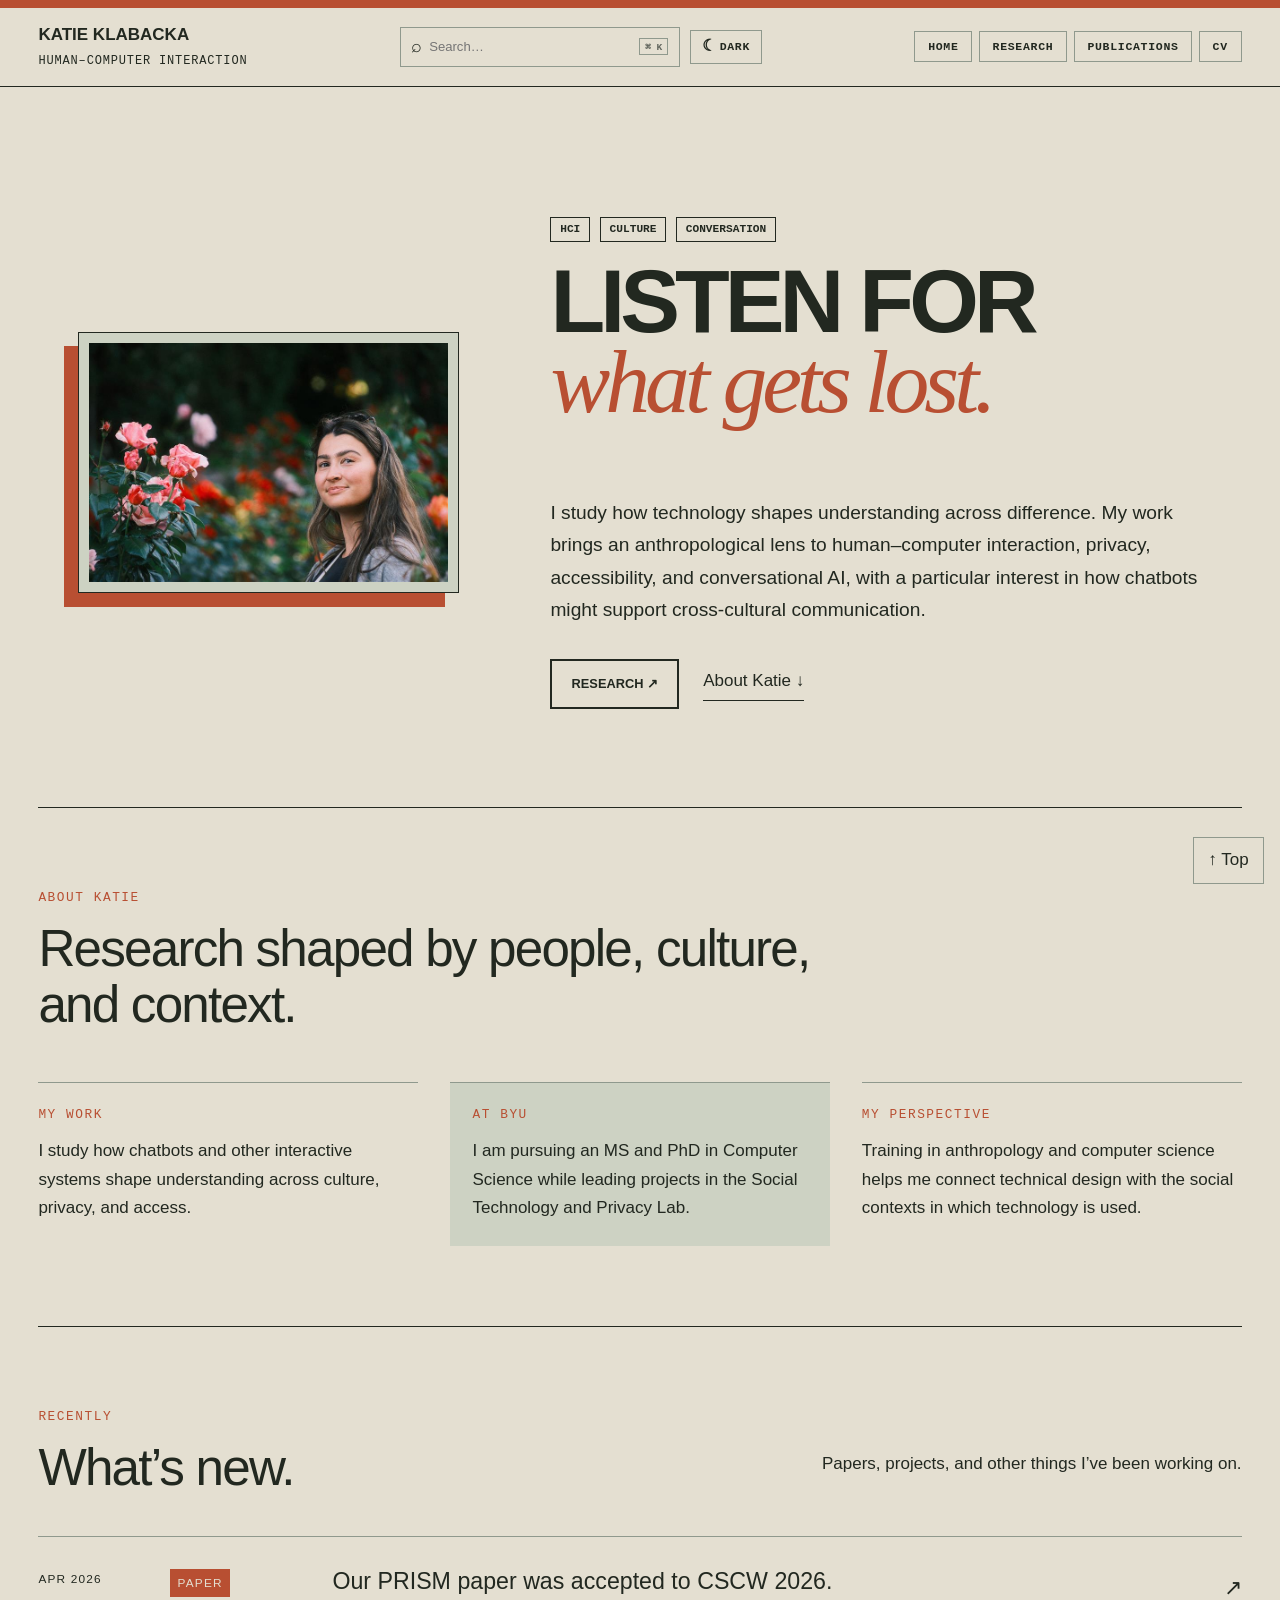
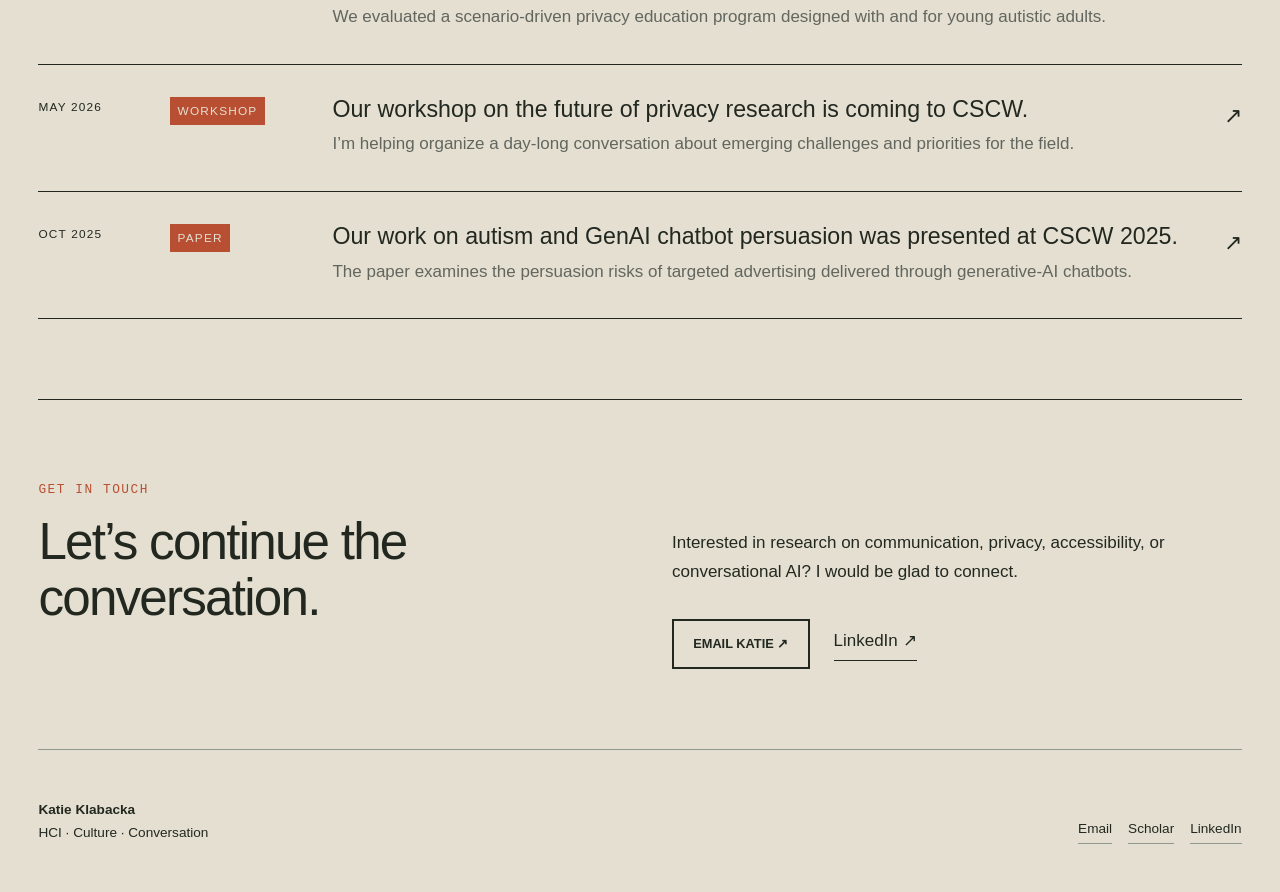
<file: index.html>
<!doctype html>
<html lang="en"><head><meta charset="utf-8"><meta name="viewport" content="width=device-width,initial-scale=1"><meta name="description" content="Katie Klabacka — HCI, chatbots, and cross-cultural communication."><title>Home — Katie Klabacka</title><link rel="icon" href="favicon.svg" type="image/svg+xml"><link rel="stylesheet" href="styles.css"><script src="script.js" defer></script></head>
<body><a class="skip" href="#main">Skip to content</a><div class="progress" aria-hidden="true"></div><header><a class="brand" href="index.html">Katie Klabacka<small>Human–Computer Interaction</small></a><div class="header-tools"><div class="header-search"><label class="sr-only" for="site-search">Search this website</label><div class="search-field"><span aria-hidden="true">⌕</span><input id="site-search" type="search" placeholder="Search…" autocomplete="off"><kbd>⌘ K</kbd></div><div class="site-search-results" id="site-search-results" aria-live="polite"></div></div><button class="theme-toggle" type="button" aria-label="Switch to dark mode" title="Switch color mode"><span class="theme-icon" aria-hidden="true">☾</span><span class="theme-label">Dark</span></button><button class="menu" aria-expanded="false" aria-controls="navigation">Menu</button></div><nav id="navigation" aria-label="Main navigation"><a href="index.html" aria-current="page">Home</a><a href="research.html">Research</a><a href="publications.html">Publications</a><a href="cv.html">CV</a></nav></header><main id="main"><section class="hero signal-hero"><figure class="signal-photo"><div class="hero-photo"><img src="images/kaitlyn-klabacka.jpg" alt="Katie Klabacka standing in a rose garden"></div></figure><div class="signal-copy"><div class="signal-kicker"><span>HCI</span><span>CULTURE</span><span>CONVERSATION</span></div><h1>Listen for<br><em>what gets lost.</em></h1><p class="lead">I study how technology shapes understanding across difference. My work brings an anthropological lens to human–computer interaction, privacy, accessibility, and conversational AI, with a particular interest in how chatbots might support cross-cultural communication.</p><div class="actions"><a class="button" href="research.html">Research ↗</a><a class="text-link" href="#profile">About Katie ↓</a></div></div></section><section class="section profile-overview reveal" id="profile"><p class="eyebrow">About Katie</p><h2>Research shaped by people, culture, and context.</h2><div class="profile-grid"><article class="profile-point"><p class="meta">My work</p><p>I study how chatbots and other interactive systems shape understanding across culture, privacy, and access.</p></article><article class="profile-point"><p class="meta">At BYU</p><p>I am pursuing an MS and PhD in Computer Science while leading projects in the Social Technology and Privacy Lab.</p></article><article class="profile-point"><p class="meta">My perspective</p><p>Training in anthropology and computer science helps me connect technical design with the social contexts in which technology is used.</p></article></div></section><section class="section news"><div class="news-head"><div><p class="eyebrow">Recently</p><h2>What’s new.</h2></div><p>Papers, projects, and other things I’ve been working on.</p></div><div class="news-list"><a class="news-item reveal" href="https://arxiv.org/abs/2604.07531" target="_blank" rel="noopener"><time datetime="2026-04">Apr 2026</time><span class="news-type">Paper</span><div><h3>Our PRISM paper was accepted to CSCW 2026.</h3><p>We evaluated a scenario-driven privacy education program designed with and for young autistic adults.</p></div><span class="news-arrow" aria-hidden="true">↗</span></a><a class="news-item reveal" href="https://cscw2026.hciprivacy.com" target="_blank" rel="noopener"><time datetime="2026-05">May 2026</time><span class="news-type">Workshop</span><div><h3>Our workshop on the future of privacy research is coming to CSCW.</h3><p>I’m helping organize a day-long conversation about emerging challenges and priorities for the field.</p></div><span class="news-arrow" aria-hidden="true">↗</span></a><a class="news-item reveal" href="https://doi.org/10.1145/3757645" target="_blank" rel="noopener"><time datetime="2025-10">Oct 2025</time><span class="news-type">Paper</span><div><h3>Our work on autism and GenAI chatbot persuasion was presented at CSCW 2025.</h3><p>The paper examines the persuasion risks of targeted advertising delivered through generative-AI chatbots.</p></div><span class="news-arrow" aria-hidden="true">↗</span></a></div></section><section class="section contact-cta reveal" id="contact"><div><p class="eyebrow">Get in touch</p><h2>Let’s continue the conversation.</h2></div><div><p>Interested in research on communication, privacy, accessibility, or conversational AI? I would be glad to connect.</p><div class="actions"><a class="button" href="mailto:curtisk1@byu.edu">Email Katie ↗</a><a class="text-link" href="https://www.linkedin.com/in/kaitlyn-klabacka-7b0865310/" target="_blank" rel="noopener">LinkedIn ↗</a></div></div></section></main><footer><div><strong>Katie Klabacka</strong><p>HCI · Culture · Conversation</p></div><div class="social-links"><a href="mailto:curtisk1@byu.edu">Email</a><a href="https://scholar.google.com/citations?user=ZRK-Pd4AAAAJ&amp;hl=en&amp;oi=ao" target="_blank" rel="noopener">Scholar</a><a href="https://www.linkedin.com/in/kaitlyn-klabacka-7b0865310/" target="_blank" rel="noopener">LinkedIn</a></div></footer><a class="back-top" href="#main" aria-label="Back to top">↑ Top</a></body></html>
</file>
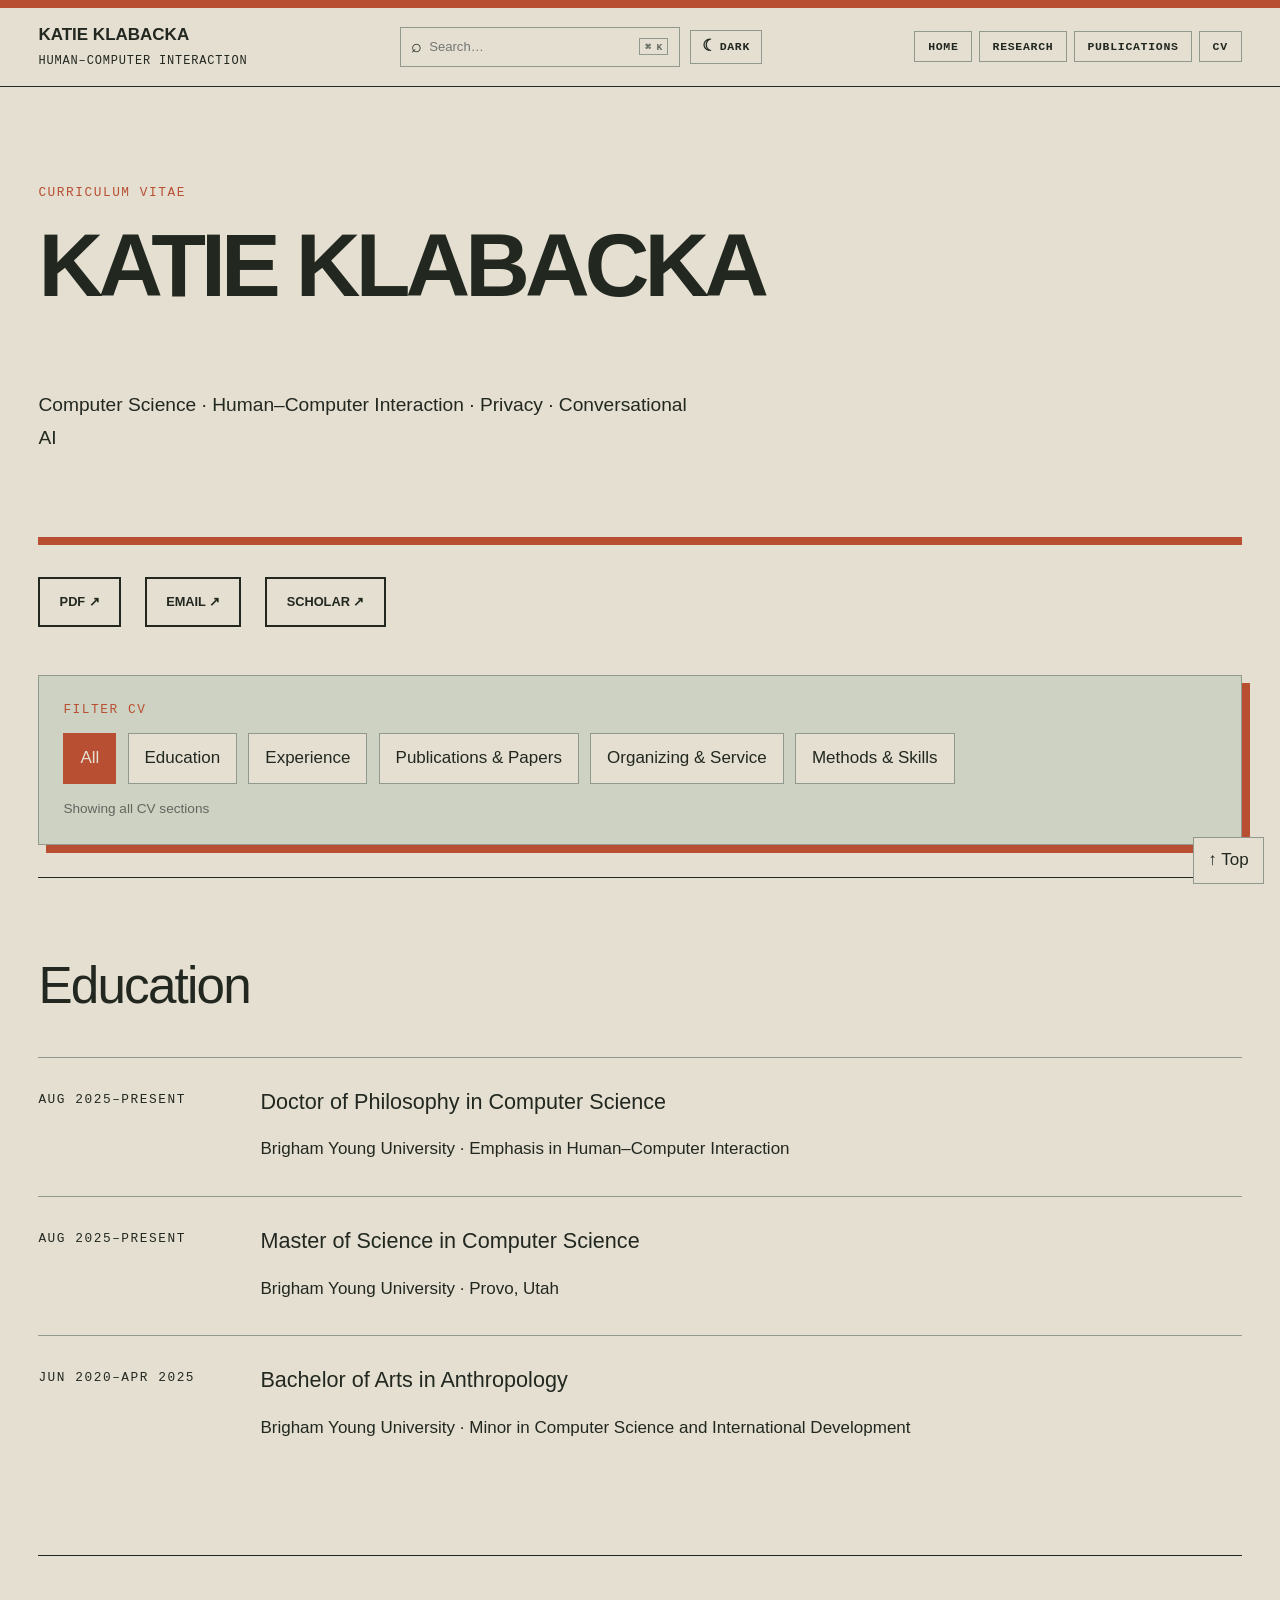
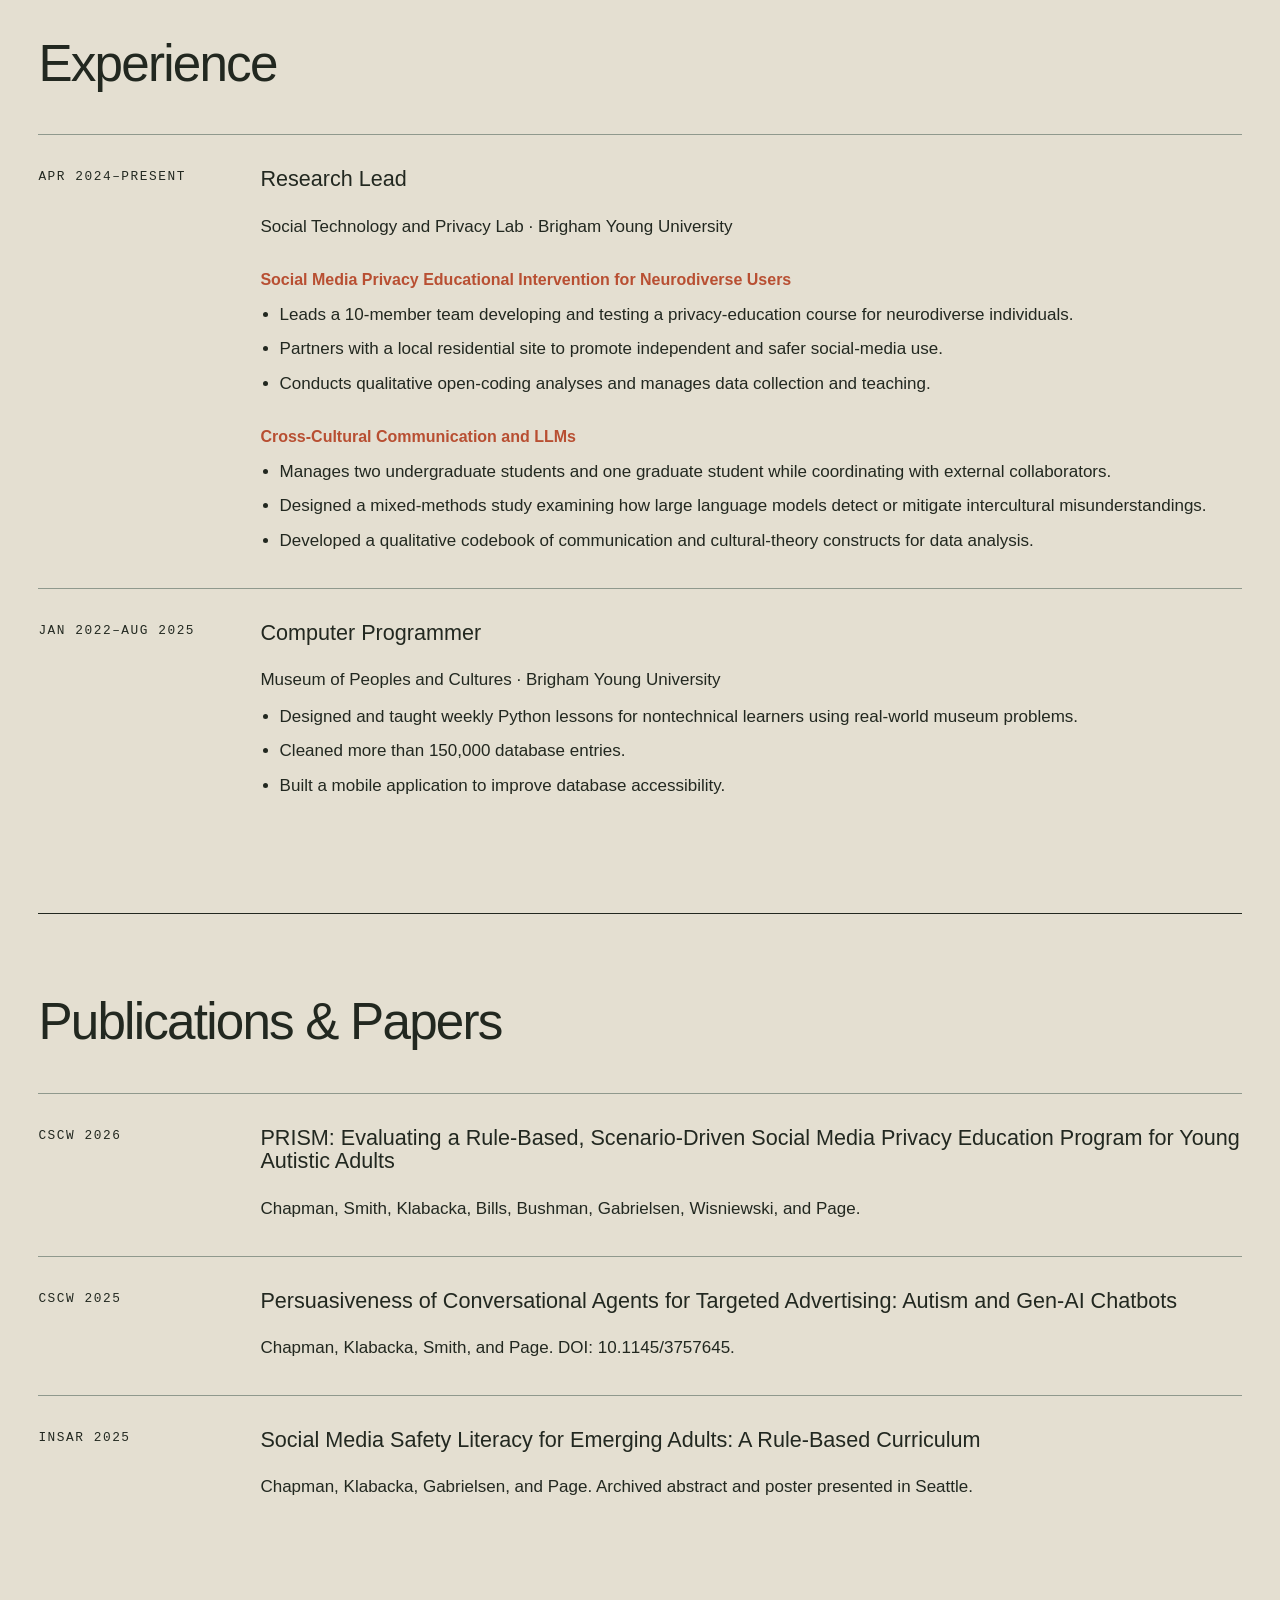
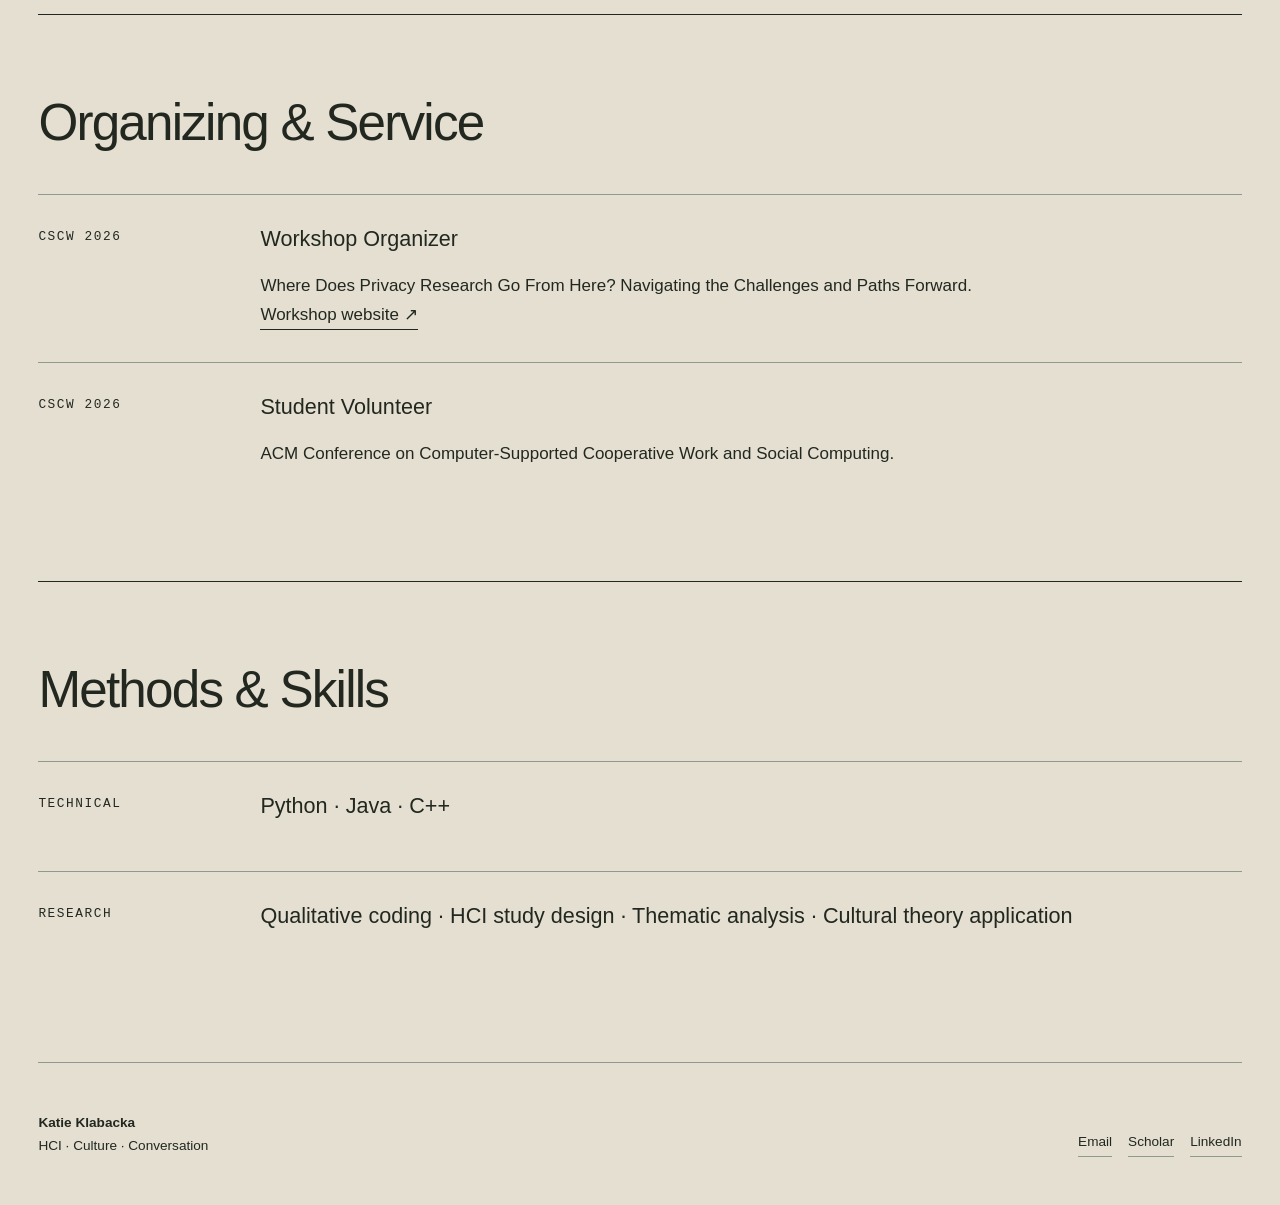
<file: cv.html>
<!doctype html>
<html lang="en"><head><meta charset="utf-8"><meta name="viewport" content="width=device-width,initial-scale=1"><meta name="description" content="Katie Klabacka — HCI, chatbots, and cross-cultural communication."><title>CV — Katie Klabacka</title><link rel="icon" href="favicon.svg" type="image/svg+xml"><link rel="stylesheet" href="styles.css"><script src="script.js" defer></script></head>
<body><a class="skip" href="#main">Skip to content</a><div class="progress" aria-hidden="true"></div><header><a class="brand" href="index.html">Katie Klabacka<small>Human–Computer Interaction</small></a><div class="header-tools"><div class="header-search"><label class="sr-only" for="site-search">Search this website</label><div class="search-field"><span aria-hidden="true">⌕</span><input id="site-search" type="search" placeholder="Search…" autocomplete="off"><kbd>⌘ K</kbd></div><div class="site-search-results" id="site-search-results" aria-live="polite"></div></div><button class="theme-toggle" type="button" aria-label="Switch to dark mode" title="Switch color mode"><span class="theme-icon" aria-hidden="true">☾</span><span class="theme-label">Dark</span></button><button class="menu" aria-expanded="false" aria-controls="navigation">Menu</button></div><nav id="navigation" aria-label="Main navigation"><a href="index.html">Home</a><a href="research.html">Research</a><a href="publications.html">Publications</a><a href="cv.html" aria-current="page">CV</a></nav></header><main id="main"><section class="page-head"><p class="eyebrow">Curriculum vitae</p><h1>Katie Klabacka</h1><p class="lead">Computer Science · Human–Computer Interaction · Privacy · Conversational AI</p></section><div class="actions cv-actions"><a class="button" href="cv.pdf" target="_blank">PDF ↗</a><a class="button" href="mailto:curtisk1@byu.edu">Email ↗</a><a class="button" href="https://scholar.google.com/citations?user=ZRK-Pd4AAAAJ&amp;hl=en&amp;oi=ao" target="_blank" rel="noopener">Scholar ↗</a></div>
<div class="cv-filter-panel"><p class="eyebrow">Filter CV</p><div class="cv-filters" role="group" aria-label="Filter CV by section"><button data-cv-filter="all" aria-pressed="true">All</button><button data-cv-filter="education" aria-pressed="false">Education</button><button data-cv-filter="experience" aria-pressed="false">Experience</button><button data-cv-filter="publications" aria-pressed="false">Publications &amp; Papers</button><button data-cv-filter="service" aria-pressed="false">Organizing &amp; Service</button><button data-cv-filter="skills" aria-pressed="false">Methods &amp; Skills</button></div><p id="cv-filter-status" class="status" role="status">Showing all CV sections</p></div>
<section class="section reveal" id="education" data-cv-section="education"><h2>Education</h2><div class="cv-row"><span class="meta">Aug 2025–Present</span><div><h3>Doctor of Philosophy in Computer Science</h3><p>Brigham Young University · Emphasis in Human–Computer Interaction</p></div></div><div class="cv-row"><span class="meta">Aug 2025–Present</span><div><h3>Master of Science in Computer Science</h3><p>Brigham Young University · Provo, Utah</p></div></div><div class="cv-row"><span class="meta">Jun 2020–Apr 2025</span><div><h3>Bachelor of Arts in Anthropology</h3><p>Brigham Young University · Minor in Computer Science and International Development</p></div></div></section>
<section class="section reveal" id="experience" data-cv-section="experience"><h2>Experience</h2><div class="cv-row"><span class="meta">Apr 2024–Present</span><div><h3>Research Lead</h3><p>Social Technology and Privacy Lab · Brigham Young University</p><h4>Social Media Privacy Educational Intervention for Neurodiverse Users</h4><ul><li>Leads a 10-member team developing and testing a privacy-education course for neurodiverse individuals.</li><li>Partners with a local residential site to promote independent and safer social-media use.</li><li>Conducts qualitative open-coding analyses and manages data collection and teaching.</li></ul><h4>Cross-Cultural Communication and LLMs</h4><ul><li>Manages two undergraduate students and one graduate student while coordinating with external collaborators.</li><li>Designed a mixed-methods study examining how large language models detect or mitigate intercultural misunderstandings.</li><li>Developed a qualitative codebook of communication and cultural-theory constructs for data analysis.</li></ul></div></div><div class="cv-row"><span class="meta">Jan 2022–Aug 2025</span><div><h3>Computer Programmer</h3><p>Museum of Peoples and Cultures · Brigham Young University</p><ul><li>Designed and taught weekly Python lessons for nontechnical learners using real-world museum problems.</li><li>Cleaned more than 150,000 database entries.</li><li>Built a mobile application to improve database accessibility.</li></ul></div></div></section>
<section class="section reveal" id="publications" data-cv-section="publications"><h2>Publications &amp; Papers</h2><div class="cv-row"><span class="meta">CSCW 2026</span><div><h3>PRISM: Evaluating a Rule-Based, Scenario-Driven Social Media Privacy Education Program for Young Autistic Adults</h3><p>Chapman, Smith, Klabacka, Bills, Bushman, Gabrielsen, Wisniewski, and Page.</p></div></div><div class="cv-row"><span class="meta">CSCW 2025</span><div><h3>Persuasiveness of Conversational Agents for Targeted Advertising: Autism and Gen-AI Chatbots</h3><p>Chapman, Klabacka, Smith, and Page. DOI: 10.1145/3757645.</p></div></div><div class="cv-row"><span class="meta">INSAR 2025</span><div><h3>Social Media Safety Literacy for Emerging Adults: A Rule-Based Curriculum</h3><p>Chapman, Klabacka, Gabrielsen, and Page. Archived abstract and poster presented in Seattle.</p></div></div></section>
<section class="section reveal" id="service" data-cv-section="service"><h2>Organizing &amp; Service</h2><div class="cv-row"><span class="meta">CSCW 2026</span><div><h3>Workshop Organizer</h3><p>Where Does Privacy Research Go From Here? Navigating the Challenges and Paths Forward.</p><p><a class="text-link" href="https://cscw2026.hciprivacy.com" target="_blank" rel="noopener">Workshop website ↗</a></p></div></div><div class="cv-row"><span class="meta">CSCW 2026</span><div><h3>Student Volunteer</h3><p>ACM Conference on Computer-Supported Cooperative Work and Social Computing.</p></div></div></section>
<section class="section reveal" id="skills" data-cv-section="skills"><h2>Methods &amp; Skills</h2><div class="cv-row"><span class="meta">Technical</span><div><h3>Python · Java · C++</h3></div></div><div class="cv-row"><span class="meta">Research</span><div><h3>Qualitative coding · HCI study design · Thematic analysis · Cultural theory application</h3></div></div></section></main><footer><div><strong>Katie Klabacka</strong><p>HCI · Culture · Conversation</p></div><div class="social-links"><a href="mailto:curtisk1@byu.edu">Email</a><a href="https://scholar.google.com/citations?user=ZRK-Pd4AAAAJ&amp;hl=en&amp;oi=ao" target="_blank" rel="noopener">Scholar</a><a href="https://www.linkedin.com/in/kaitlyn-klabacka-7b0865310/" target="_blank" rel="noopener">LinkedIn</a></div></footer><a class="back-top" href="#main" aria-label="Back to top">↑ Top</a></body></html>
</file>
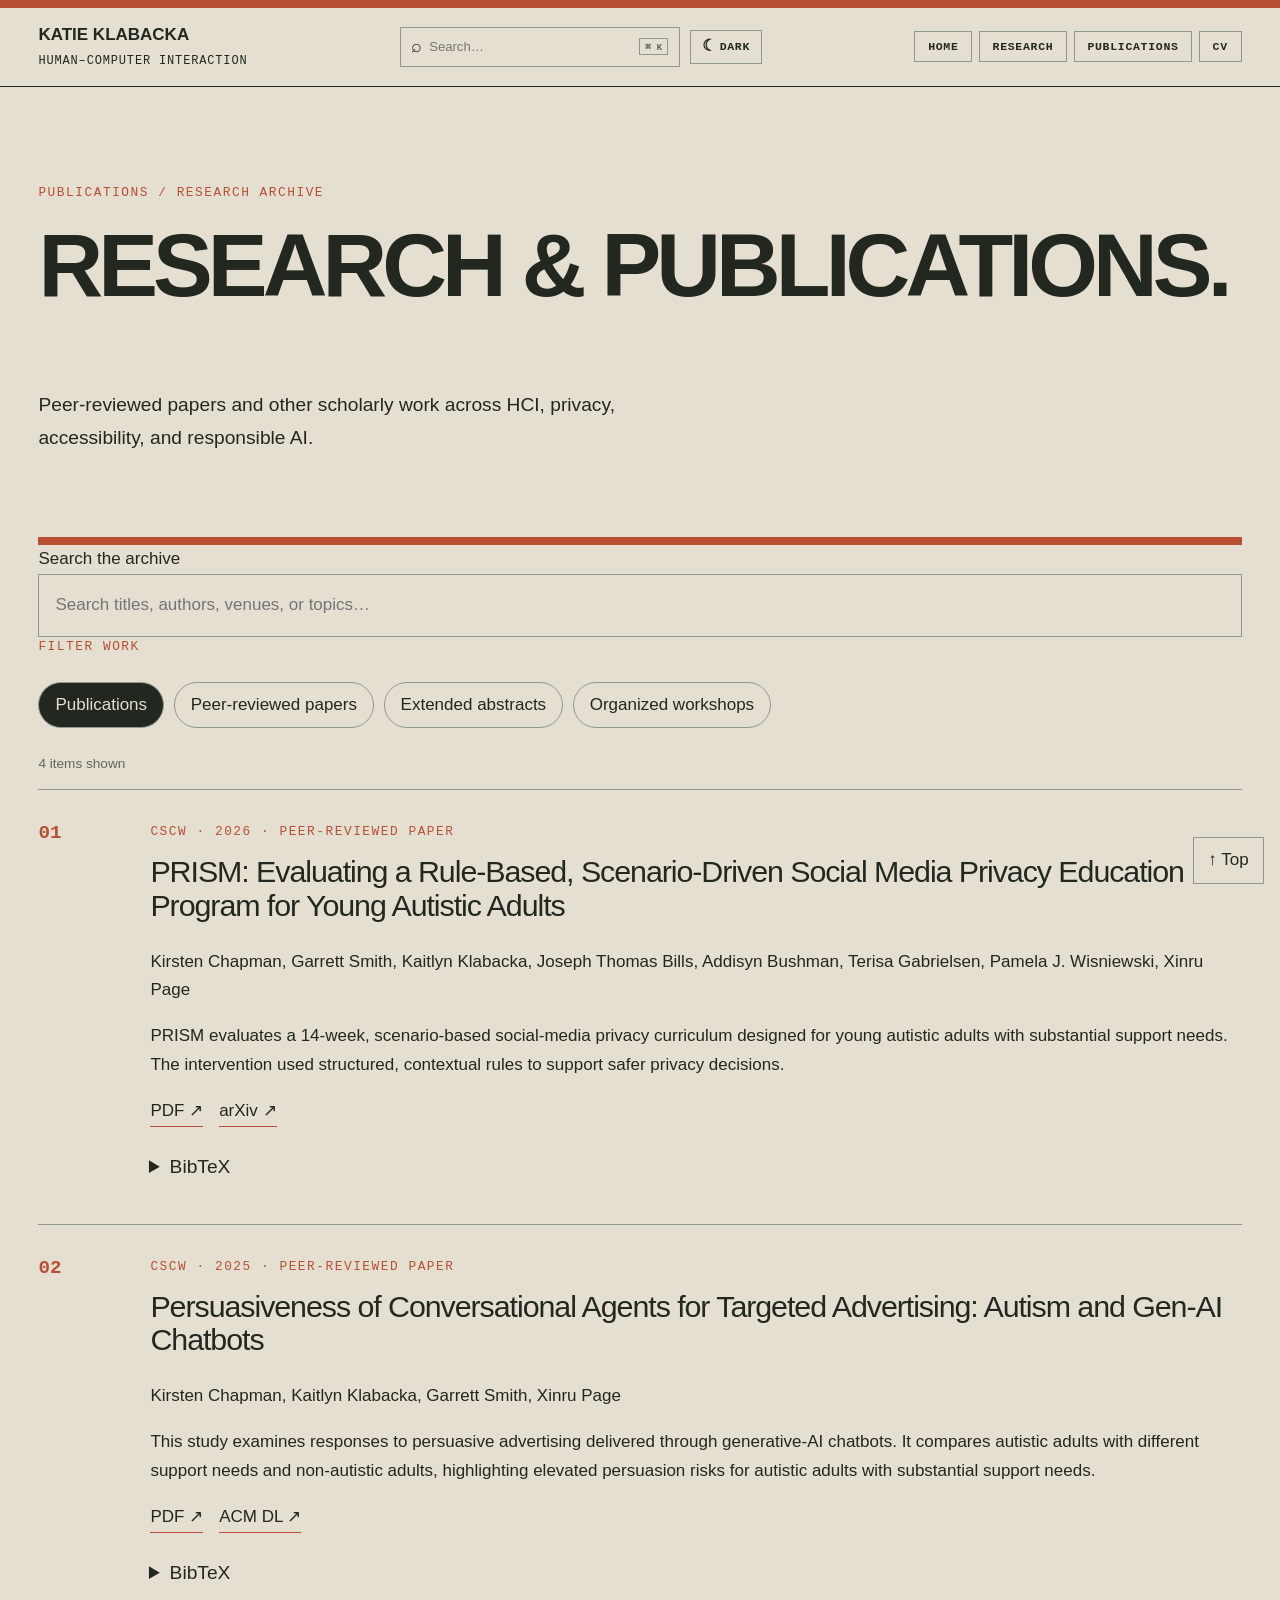
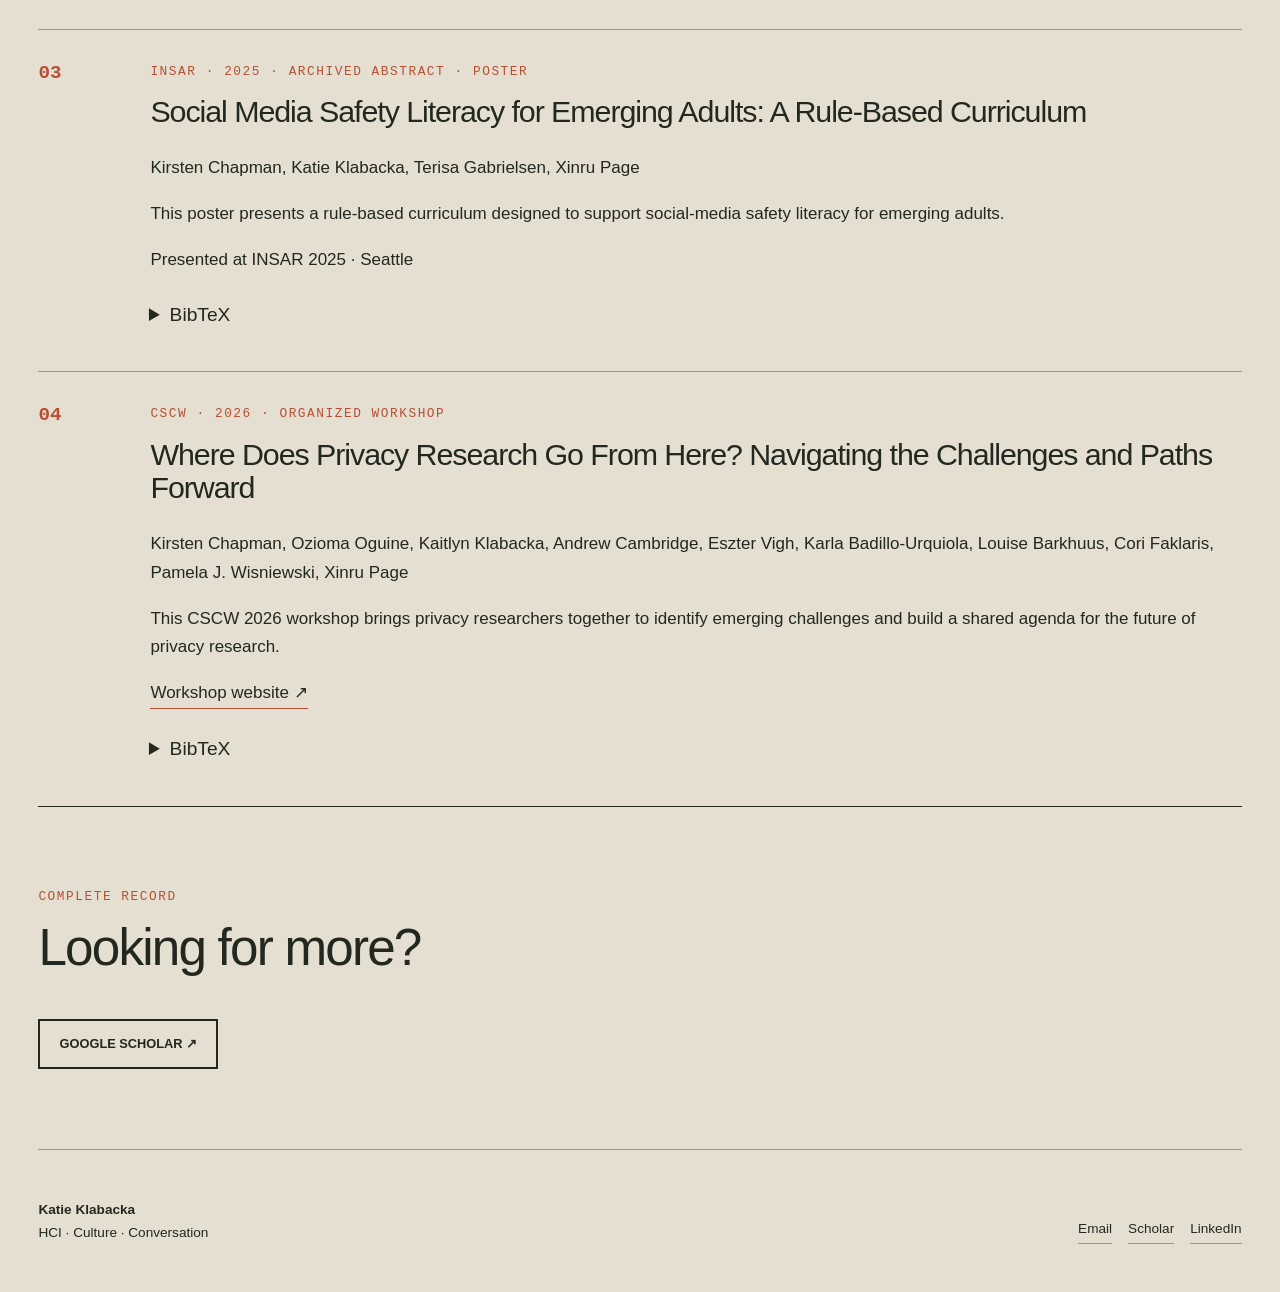
<file: publications.html>
<!doctype html>
<html lang="en"><head><meta charset="utf-8"><meta name="viewport" content="width=device-width,initial-scale=1"><meta name="description" content="Katie Klabacka — HCI, chatbots, and cross-cultural communication."><title>Publications — Katie Klabacka</title><link rel="icon" href="favicon.svg" type="image/svg+xml"><link rel="stylesheet" href="styles.css"><script src="script.js" defer></script></head>
<body><a class="skip" href="#main">Skip to content</a><div class="progress" aria-hidden="true"></div><header><a class="brand" href="index.html">Katie Klabacka<small>Human–Computer Interaction</small></a><div class="header-tools"><div class="header-search"><label class="sr-only" for="site-search">Search this website</label><div class="search-field"><span aria-hidden="true">⌕</span><input id="site-search" type="search" placeholder="Search…" autocomplete="off"><kbd>⌘ K</kbd></div><div class="site-search-results" id="site-search-results" aria-live="polite"></div></div><button class="theme-toggle" type="button" aria-label="Switch to dark mode" title="Switch color mode"><span class="theme-icon" aria-hidden="true">☾</span><span class="theme-label">Dark</span></button><button class="menu" aria-expanded="false" aria-controls="navigation">Menu</button></div><nav id="navigation" aria-label="Main navigation"><a href="index.html">Home</a><a href="research.html">Research</a><a href="publications.html" aria-current="page">Publications</a><a href="cv.html">CV</a></nav></header><main id="main"><section class="page-head"><p class="eyebrow">Publications / Research archive</p><h1>Research & publications.</h1><p class="lead">Peer-reviewed papers and other scholarly work across HCI, privacy, accessibility, and responsible AI.</p></section><label for="search">Search the archive</label><input id="search" type="search" placeholder="Search titles, authors, venues, or topics…"><p class="eyebrow">Filter work</p><div class="filters" aria-label="Publication type"><button data-filter="all" aria-pressed="true">Publications</button><button data-filter="paper" aria-pressed="false">Peer-reviewed papers</button><button data-filter="abstract" aria-pressed="false">Extended abstracts</button><button data-filter="workshop" aria-pressed="false">Organized workshops</button></div><p id="result-count" class="status" role="status">4 items shown</p><article class="pub reveal" data-type="paper"><div class="folio">01</div><div><p class="meta">CSCW · 2026 · Peer-reviewed paper</p><h2>PRISM: Evaluating a Rule-Based, Scenario-Driven Social Media Privacy Education Program for Young Autistic Adults</h2><p>Kirsten Chapman, Garrett Smith, Kaitlyn Klabacka, Joseph Thomas Bills, Addisyn Bushman, Terisa Gabrielsen, Pamela J. Wisniewski, Xinru Page</p><p>PRISM evaluates a 14-week, scenario-based social-media privacy curriculum designed for young autistic adults with substantial support needs. The intervention used structured, contextual rules to support safer privacy decisions.</p><div class="pub-links"><a href="https://arxiv.org/pdf/2604.07531" target="_blank" rel="noopener">PDF ↗</a><a href="https://arxiv.org/abs/2604.07531" target="_blank" rel="noopener">arXiv ↗</a></div><details><summary>BibTeX</summary><pre id="citation-0">@misc{chapman2026prism,
  title={PRISM: Evaluating a Rule-Based, Scenario-Driven Social Media Privacy Education Program for Young Autistic Adults},
  author={Chapman, Kirsten and Smith, Garrett and Klabacka, Kaitlyn and Bills, Joseph Thomas and Bushman, Addisyn and Gabrielsen, Terisa and Wisniewski, Pamela J. and Page, Xinru},
  year={2026},
  eprint={2604.07531},
  archivePrefix={arXiv},
  primaryClass={cs.HC},
  url={https://arxiv.org/abs/2604.07531}
}</pre><button class="button" data-copy="citation-0">Copy BibTeX</button><p class="status" role="status"></p></details></div></article><article class="pub reveal" data-type="paper"><div class="folio">02</div><div><p class="meta">CSCW · 2025 · Peer-reviewed paper</p><h2>Persuasiveness of Conversational Agents for Targeted Advertising: Autism and Gen-AI Chatbots</h2><p>Kirsten Chapman, Kaitlyn Klabacka, Garrett Smith, Xinru Page</p><p>This study examines responses to persuasive advertising delivered through generative-AI chatbots. It compares autistic adults with different support needs and non-autistic adults, highlighting elevated persuasion risks for autistic adults with substantial support needs.</p><div class="pub-links"><a href="https://dl.acm.org/doi/pdf/10.1145/3757645" target="_blank" rel="noopener">PDF ↗</a><a href="https://doi.org/10.1145/3757645" target="_blank" rel="noopener">ACM DL ↗</a></div><details><summary>BibTeX</summary><pre id="citation-1">@article{chapman2025persuasiveness,
  title={Persuasiveness of Conversational Agents for Targeted Advertising: Autism and Gen-AI Chatbots},
  author={Chapman, Kirsten and Klabacka, Kaitlyn and Smith, Garrett and Page, Xinru},
  journal={Proceedings of the ACM on Human-Computer Interaction},
  volume={9},
  year={2025},
  doi={10.1145/3757645},
  url={https://doi.org/10.1145/3757645}
}</pre><button class="button" data-copy="citation-1">Copy BibTeX</button><p class="status" role="status"></p></details></div></article><article class="pub reveal" data-type="abstract"><div class="folio">03</div><div><p class="meta">INSAR · 2025 · Archived abstract · Poster</p><h2>Social Media Safety Literacy for Emerging Adults: A Rule-Based Curriculum</h2><p>Kirsten Chapman, Katie Klabacka, Terisa Gabrielsen, Xinru Page</p><p>This poster presents a rule-based curriculum designed to support social-media safety literacy for emerging adults.</p><div class="pub-links"><span>Presented at INSAR 2025 · Seattle</span></div><details><summary>BibTeX</summary><pre id="citation-2">@misc{chapman2025socialmedia,
  title={Social Media Safety Literacy for Emerging Adults: A Rule-Based Curriculum},
  author={Chapman, Kirsten and Klabacka, Katie and Gabrielsen, Terisa and Page, Xinru},
  year={2025},
  note={Archived abstract and poster presented at INSAR 2025, Seattle}
}</pre><button class="button" data-copy="citation-2">Copy BibTeX</button><p class="status" role="status"></p></details></div></article><article class="pub reveal" data-type="workshop"><div class="folio">04</div><div><p class="meta">CSCW · 2026 · Organized workshop</p><h2>Where Does Privacy Research Go From Here? Navigating the Challenges and Paths Forward</h2><p>Kirsten Chapman, Ozioma Oguine, Kaitlyn Klabacka, Andrew Cambridge, Eszter Vigh, Karla Badillo-Urquiola, Louise Barkhuus, Cori Faklaris, Pamela J. Wisniewski, Xinru Page</p><p>This CSCW 2026 workshop brings privacy researchers together to identify emerging challenges and build a shared agenda for the future of privacy research.</p><div class="pub-links"><a href="https://cscw2026.hciprivacy.com" target="_blank" rel="noopener">Workshop website ↗</a></div><details><summary>BibTeX</summary><pre id="citation-3">@misc{chapman2026privacyworkshop,
  title={Where Does Privacy Research Go From Here? Navigating the Challenges and Paths Forward},
  author={Chapman, Kirsten and Oguine, Ozioma and Klabacka, Kaitlyn and Cambridge, Andrew and Vigh, Eszter and Badillo-Urquiola, Karla and Barkhuus, Louise and Faklaris, Cori and Wisniewski, Pamela J. and Page, Xinru},
  year={2026},
  note={Organized workshop at CSCW 2026},
  url={https://cscw2026.hciprivacy.com}
}</pre><button class="button" data-copy="citation-3">Copy BibTeX</button><p class="status" role="status"></p></details></div></article><p id="empty" class="empty" hidden>No matching work. Try another search or select Publications.</p><section class="section"><p class="eyebrow">Complete record</p><h2>Looking for more?</h2><a class="button" href="https://scholar.google.com/citations?user=ZRK-Pd4AAAAJ&amp;hl=en&amp;oi=ao" target="_blank" rel="noopener">Google Scholar ↗</a></section></main><footer><div><strong>Katie Klabacka</strong><p>HCI · Culture · Conversation</p></div><div class="social-links"><a href="mailto:curtisk1@byu.edu">Email</a><a href="https://scholar.google.com/citations?user=ZRK-Pd4AAAAJ&amp;hl=en&amp;oi=ao" target="_blank" rel="noopener">Scholar</a><a href="https://www.linkedin.com/in/kaitlyn-klabacka-7b0865310/" target="_blank" rel="noopener">LinkedIn</a></div></footer><a class="back-top" href="#main" aria-label="Back to top">↑ Top</a></body></html>
</file>
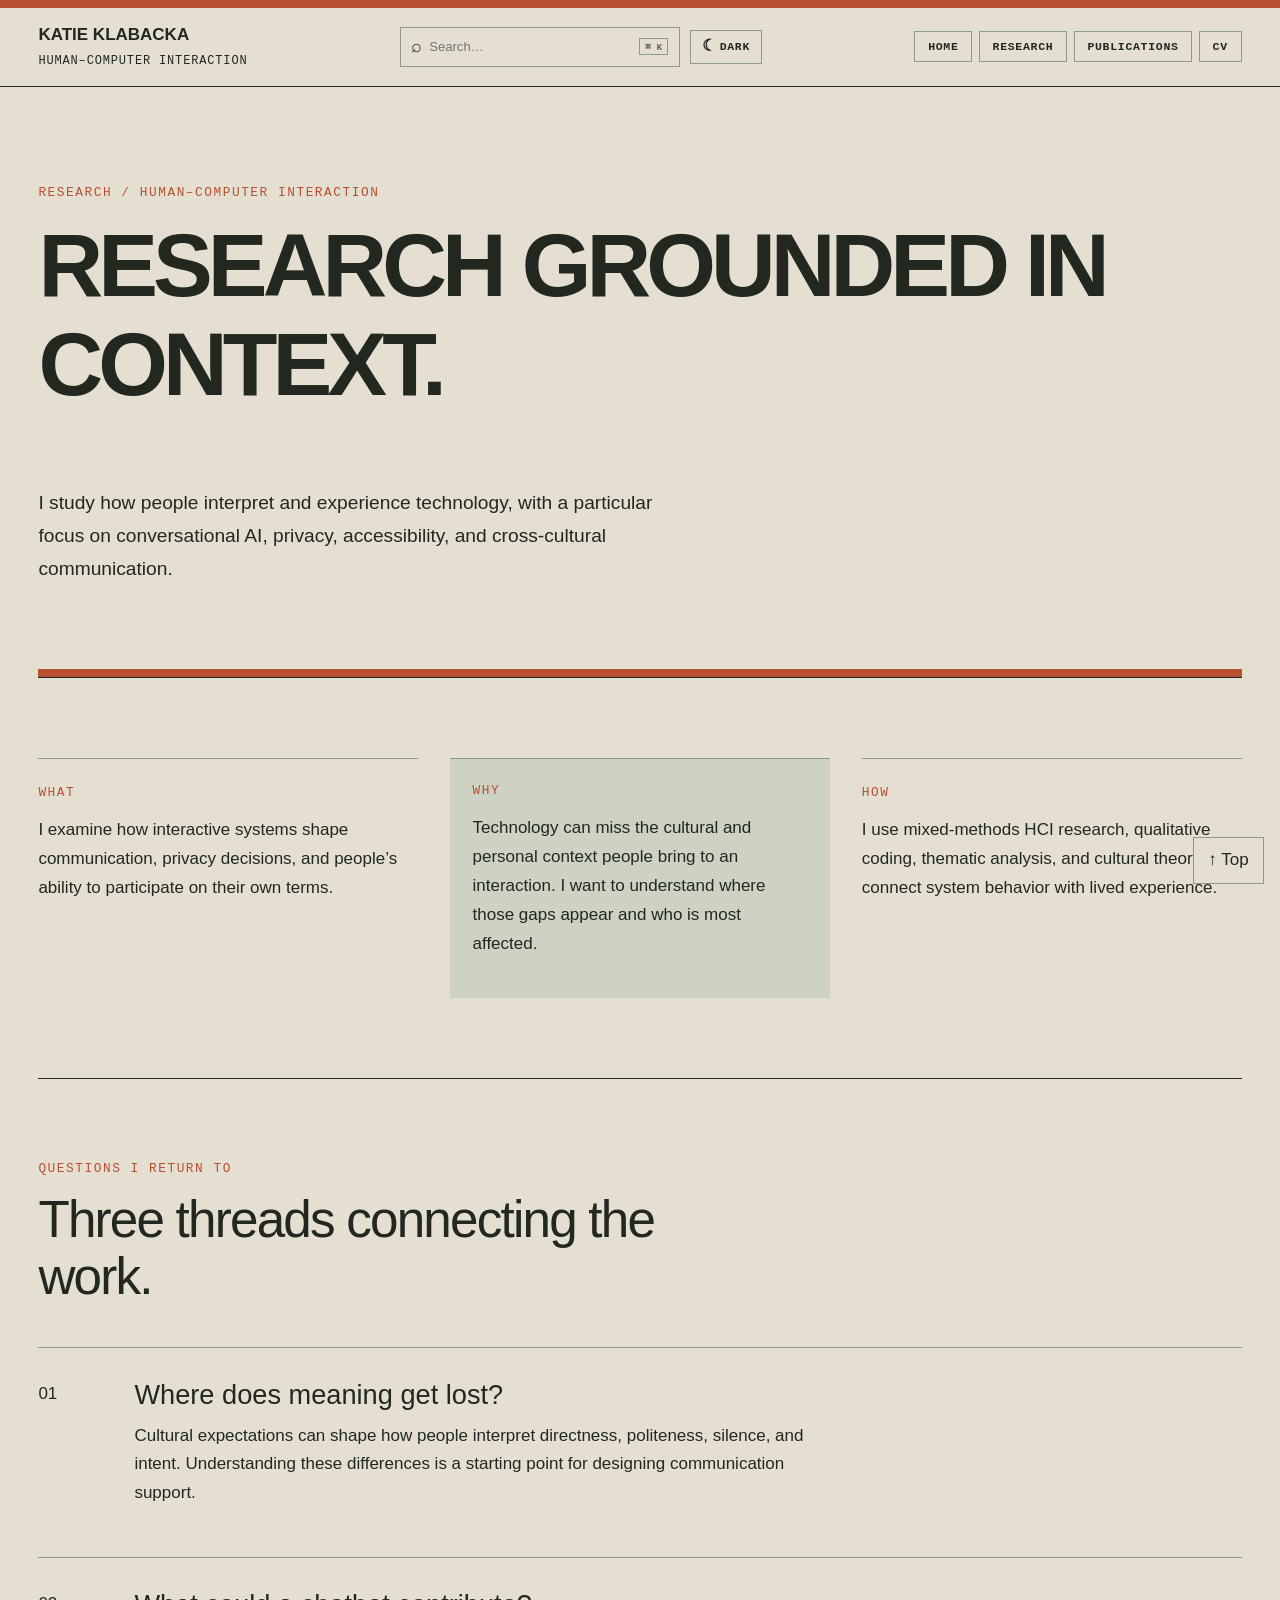
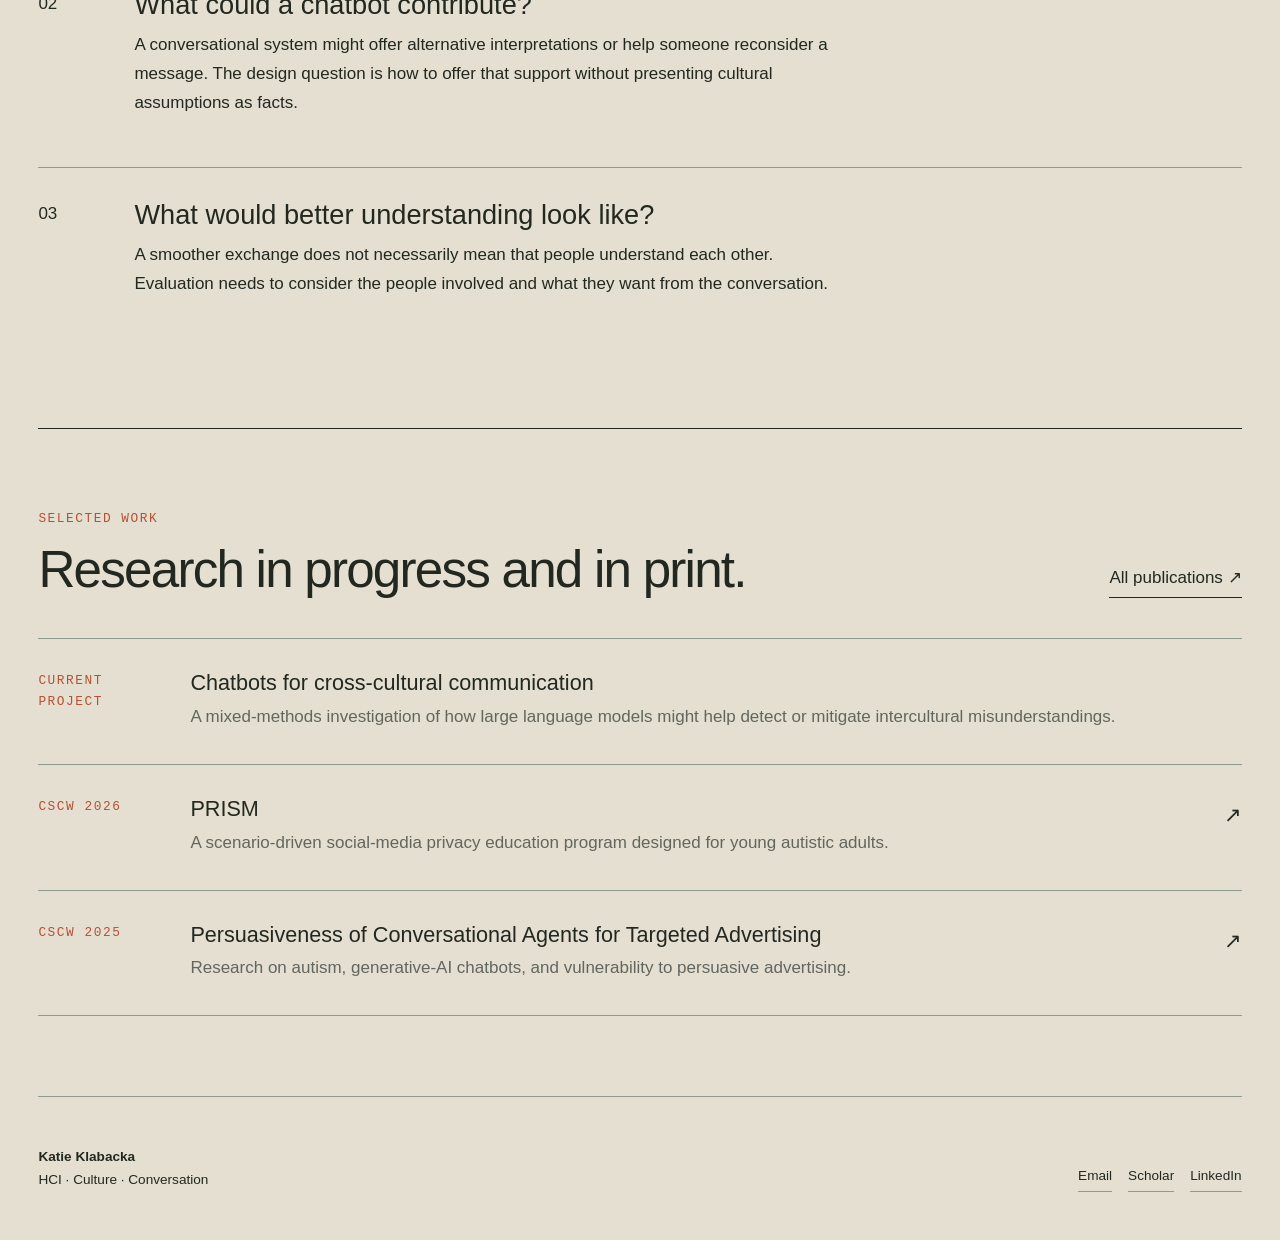
<file: research.html>
<!doctype html>
<html lang="en"><head><meta charset="utf-8"><meta name="viewport" content="width=device-width,initial-scale=1"><meta name="description" content="Katie Klabacka — HCI, chatbots, and cross-cultural communication."><title>Research — Katie Klabacka</title><link rel="icon" href="favicon.svg" type="image/svg+xml"><link rel="stylesheet" href="styles.css"><script src="script.js" defer></script></head>
<body><a class="skip" href="#main">Skip to content</a><div class="progress" aria-hidden="true"></div><header><a class="brand" href="index.html">Katie Klabacka<small>Human–Computer Interaction</small></a><div class="header-tools"><div class="header-search"><label class="sr-only" for="site-search">Search this website</label><div class="search-field"><span aria-hidden="true">⌕</span><input id="site-search" type="search" placeholder="Search…" autocomplete="off"><kbd>⌘ K</kbd></div><div class="site-search-results" id="site-search-results" aria-live="polite"></div></div><button class="theme-toggle" type="button" aria-label="Switch to dark mode" title="Switch color mode"><span class="theme-icon" aria-hidden="true">☾</span><span class="theme-label">Dark</span></button><button class="menu" aria-expanded="false" aria-controls="navigation">Menu</button></div><nav id="navigation" aria-label="Main navigation"><a href="index.html">Home</a><a href="research.html" aria-current="page">Research</a><a href="publications.html">Publications</a><a href="cv.html">CV</a></nav></header><main id="main"><section class="page-head"><p class="eyebrow">Research / Human–Computer Interaction</p><h1>Research grounded in context.</h1><p class="lead">I study how people interpret and experience technology, with a particular focus on conversational AI, privacy, accessibility, and cross-cultural communication.</p></section><section class="section research-overview reveal"><article><p class="meta">What</p><p>I examine how interactive systems shape communication, privacy decisions, and people’s ability to participate on their own terms.</p></article><article><p class="meta">Why</p><p>Technology can miss the cultural and personal context people bring to an interaction. I want to understand where those gaps appear and who is most affected.</p></article><article><p class="meta">How</p><p>I use mixed-methods HCI research, qualitative coding, thematic analysis, and cultural theory to connect system behavior with lived experience.</p></article></section><section class="section" id="questions"><div class="section-heading"><p class="eyebrow">Questions I return to</p><h2>Three threads connecting the work.</h2></div><article class="topic-row reveal"><span>01</span><div><h3>Where does meaning get lost?</h3><p>Cultural expectations can shape how people interpret directness, politeness, silence, and intent. Understanding these differences is a starting point for designing communication support.</p></div></article><article class="topic-row reveal"><span>02</span><div><h3>What could a chatbot contribute?</h3><p>A conversational system might offer alternative interpretations or help someone reconsider a message. The design question is how to offer that support without presenting cultural assumptions as facts.</p></div></article><article class="topic-row reveal"><span>03</span><div><h3>What would better understanding look like?</h3><p>A smoother exchange does not necessarily mean that people understand each other. Evaluation needs to consider the people involved and what they want from the conversation.</p></div></article></section><section class="section"><div class="news-head"><div><p class="eyebrow">Selected work</p><h2>Research in progress and in print.</h2></div><a class="text-link" href="publications.html">All publications ↗</a></div><div class="selected-work"><article class="work-item reveal"><span class="meta">Current project</span><div><h3>Chatbots for cross-cultural communication</h3><p>A mixed-methods investigation of how large language models might help detect or mitigate intercultural misunderstandings.</p></div></article><a class="work-item reveal" href="https://arxiv.org/abs/2604.07531" target="_blank" rel="noopener"><span class="meta">CSCW 2026</span><div><h3>PRISM</h3><p>A scenario-driven social-media privacy education program designed for young autistic adults.</p></div><span class="work-arrow" aria-hidden="true">↗</span></a><a class="work-item reveal" href="https://doi.org/10.1145/3757645" target="_blank" rel="noopener"><span class="meta">CSCW 2025</span><div><h3>Persuasiveness of Conversational Agents for Targeted Advertising</h3><p>Research on autism, generative-AI chatbots, and vulnerability to persuasive advertising.</p></div><span class="work-arrow" aria-hidden="true">↗</span></a></div></section></main><footer><div><strong>Katie Klabacka</strong><p>HCI · Culture · Conversation</p></div><div class="social-links"><a href="mailto:curtisk1@byu.edu">Email</a><a href="https://scholar.google.com/citations?user=ZRK-Pd4AAAAJ&amp;hl=en&amp;oi=ao" target="_blank" rel="noopener">Scholar</a><a href="https://www.linkedin.com/in/kaitlyn-klabacka-7b0865310/" target="_blank" rel="noopener">LinkedIn</a></div></footer><a class="back-top" href="#main" aria-label="Back to top">↑ Top</a></body></html>
</file>
<file: styles.css>
*{box-sizing:border-box}html{scroll-behavior:smooth;scroll-padding-top:100px}body{margin:0;background:var(--bg);color:var(--ink);font:17px/1.7 var(--sans)}a{color:inherit;text-decoration:none}button,input{font:inherit}button,a{touch-action:manipulation}a:focus-visible,button:focus-visible,summary:focus-visible,input:focus-visible{outline:3px solid var(--accent);outline-offset:5px}button{cursor:pointer;color:inherit}h1,h2,h3,p{margin-top:0}h1,h2,h3{line-height:1.1;font-weight:500}h1{font-size:clamp(3rem,7vw,7rem);letter-spacing:-.055em}h2{font-size:clamp(2rem,4vw,4rem);letter-spacing:-.035em}h3{font-size:1.7rem}em{color:var(--accent)}.eyebrow,.meta{font:500 .8rem/1.6 var(--sans);letter-spacing:.12em;text-transform:uppercase}.eyebrow{color:var(--accent)}.skip{position:fixed;top:-100px;z-index:99;background:var(--bg);padding:1rem}.skip:focus{top:0}.brand{font-weight:600;line-height:1.3}.brand small{display:block;font-size:.75rem;font-weight:400;letter-spacing:.07em;margin-top:.5rem}nav a{position:relative;font-size:.9rem}nav a:after{content:'';position:absolute;bottom:-6px;left:0;height:1px;background:currentColor;width:0;transition:width .25s}nav a:hover:after,nav a[aria-current]:after{width:100%}.menu{display:none}.hero,.page-head{padding:6rem 0 4rem}.hero .lead,.page-head .lead{font-size:1.2rem;max-width:650px}.actions{display:flex;gap:1.5rem;align-items:center;flex-wrap:wrap;margin-top:2rem}.button{display:inline-block;border:1px solid var(--line);padding:.75rem 1.2rem;background:transparent;transition:background .2s,transform .2s}.button:hover{background:var(--panel);transform:translateY(-3px)}.text-link{border-bottom:1px solid;padding-bottom:.3rem}.section{padding:5rem 0;border-top:1px solid var(--line)}.section-heading{max-width:740px}.grid{display:grid;grid-template-columns:repeat(3,1fr);gap:2rem}.card{padding:2rem;background:var(--panel);border:1px solid var(--line)}.card .meta{margin-bottom:2.5rem}.card p:last-child{margin-bottom:0}.split{display:grid;grid-template-columns:1fr 1.5fr;gap:5rem}.portrait{margin:0;min-height:320px;background:var(--panel);border:1px solid var(--line);overflow:hidden}.portrait img{display:block;width:100%;height:100%;min-height:320px;object-fit:cover;object-position:50% 42%}.portrait figcaption{padding:.7rem 1rem;font-size:.75rem;color:var(--muted)}.hero-photo{margin:0;overflow:hidden}.hero-photo img{display:block;width:100%;height:100%;object-fit:cover;object-position:52% 45%}.social-links{display:flex;gap:1rem;align-items:center;flex-wrap:wrap}.social-links a{border-bottom:1px solid var(--line);padding-bottom:.2rem}.contact-grid{display:grid;grid-template-columns:repeat(3,1fr);gap:1rem}.contact-card{display:block;padding:1.3rem;border:1px solid var(--line);transition:transform .2s,background .2s}.contact-card:hover{transform:translateY(-4px);background:var(--panel)}.contact-card small{display:block;color:var(--muted);margin-bottom:.4rem}.pub-links{display:flex;gap:1rem;flex-wrap:wrap;margin:1rem 0}.pub-links a{border-bottom:1px solid var(--accent)}.notice{border-left:2px solid var(--accent);padding:.8rem 1.2rem;font-size:.9rem;color:var(--muted)}.topic-row{padding:2rem 0;border-top:1px solid var(--line);display:grid;grid-template-columns:80px 1fr;gap:1rem}.topic-row p{max-width:700px}.topic-row h3{margin-bottom:.7rem}details{border-bottom:1px solid var(--line);padding:1.4rem 0}summary{cursor:pointer;font-size:1.2rem;list-style-position:outside;margin-left:1.2rem}details p{padding:1.2rem 0 0;max-width:760px}footer{border-top:1px solid var(--line);padding:3rem 0;display:flex;gap:2rem;justify-content:space-between;align-items:end;font-size:.85rem}footer p{margin-bottom:0}.draft{font-size:.75rem;color:var(--muted)}.progress{position:fixed;top:0;left:0;height:3px;background:var(--accent);width:0;z-index:100}.filters{display:flex;gap:.6rem;flex-wrap:wrap;margin:1.5rem 0}.filters button{background:transparent;border:1px solid var(--line);padding:.5rem 1rem;border-radius:30px}.filters button[aria-pressed=true]{background:var(--ink);color:var(--bg)}input[type=search]{width:100%;padding:1rem;background:transparent;border:1px solid var(--line);color:inherit}.pub{padding:2rem 0;border-top:1px solid var(--line)}.pub h2{font-size:1.9rem}.pub .meta{color:var(--accent)}.pub details{border:0;padding:.5rem 0}.pub pre{white-space:pre-wrap;word-break:break-word;font-size:.8rem}.pub[hidden]{display:none}.empty{padding:2rem;border:1px dashed var(--line)}.cv-nav{display:flex;flex-wrap:wrap;gap:1.4rem;padding:1rem 0 2rem}.cv-row{display:grid;grid-template-columns:150px 1fr;gap:2rem;padding:2rem 0;border-top:1px solid var(--line)}.cv-row h3{font-size:1.35rem}.cv-row p{margin-bottom:0}.reveal{transition:opacity .6s,transform .6s}.motion .reveal.pending{opacity:0;transform:translateY(25px)}.back-top{position:fixed;bottom:1rem;right:1rem;background:var(--bg);border:1px solid var(--line);padding:.5rem .9rem;z-index:10}.status{min-height:1.7em;font-size:.85rem;color:var(--muted)}
@media(max-width:850px){.grid,.contact-grid{grid-template-columns:1fr}.split{grid-template-columns:1fr;gap:2rem}.hero,.page-head{padding-top:3rem}.menu{display:block;border:1px solid var(--line);padding:.4rem .8rem;background:var(--bg)}header nav{display:none!important}header nav.open{display:flex!important;flex-direction:column;position:absolute;top:100%;left:0;right:0;background:var(--bg);padding:1.5rem;border-bottom:1px solid var(--line);gap:1.5rem}.cv-row{grid-template-columns:1fr;gap:.5rem}.section{padding:3rem 0}footer{align-items:start;flex-direction:column}.topic-row{grid-template-columns:40px 1fr}}
@media(prefers-reduced-motion:reduce){html{scroll-behavior:auto}*,*:before,*:after{animation:none!important;transition:none!important}.motion .reveal.pending{opacity:1;transform:none}}
@media print{header,.progress,.back-top,.actions,.cv-nav,footer,.draft,.menu{display:none!important}body,main{margin:0!important;padding:0!important;background:white!important;color:black!important}.page-head{padding:0}.section{padding:1rem 0}.reveal{opacity:1!important;transform:none!important}.cv-row{break-inside:avoid}}

.news-head{display:flex;justify-content:space-between;align-items:end;gap:2rem;margin-bottom:2.5rem}.news-head h2{margin-bottom:0}.news-list{border-top:1px solid var(--line)}.news-item{display:grid;grid-template-columns:130px 150px 1fr auto;gap:2rem;align-items:start;padding:2rem 0;border-bottom:1px solid var(--line)}.news-item time,.news-type{font-size:.74rem;letter-spacing:.1em;text-transform:uppercase}.news-type{color:var(--accent)}.news-item h3{font-size:1.45rem;margin-bottom:.5rem}.news-item p{color:var(--muted);margin-bottom:0}.news-arrow{font-size:1.4rem;transition:transform .2s}.news-item:hover .news-arrow{transform:translate(4px,-4px)}
@media(max-width:850px){.news-head{display:block}.news-item{grid-template-columns:1fr;gap:.5rem}.news-arrow{display:none}}
:root{--bg:#e4dfd1;--ink:#222820;--accent:#b84f32;--muted:#62665e;--panel:#cdd2c3;--line:#8f998d;--sans:Arial,Helvetica,sans-serif}header{padding:1rem 3vw;display:flex;justify-content:space-between;align-items:center;border-top:8px solid var(--accent);border-bottom:1px solid var(--ink);position:relative}header nav{display:flex;gap:.4rem}header nav a{border:1px solid var(--line);padding:.5rem .8rem;text-transform:uppercase;font:700 .72rem monospace;letter-spacing:.06em}header nav a:after{display:none}.brand{font-weight:800;text-transform:uppercase}.brand small{font-family:monospace}main,footer{width:94%;max-width:1480px;margin:auto}.signal-hero{display:grid;grid-template-columns:minmax(340px,.8fr) minmax(0,1.2fr);min-height:80vh;gap:4vw;align-items:center}.signal-photo{border:1px solid var(--ink);padding:10px;background:var(--panel);box-shadow:-14px 14px 0 var(--accent)}.signal-copy h1{font-weight:800;text-transform:uppercase;line-height:.9;max-width:900px}.signal-copy h1 em{display:block;font-family:Georgia,serif;text-transform:none;font-weight:400}.signal-kicker{display:flex;gap:.6rem;margin-bottom:1.2rem}.signal-kicker span{border:1px solid var(--ink);padding:.35rem .55rem;font:700 .7rem monospace}.page-head{border-bottom:8px solid var(--accent);max-width:none}.page-head h1{font-weight:800;text-transform:uppercase}.eyebrow,.meta{font-family:monospace}.section{border-top:1px solid var(--ink)}.profile-point:nth-child(2),.research-overview article:nth-child(2){background:var(--panel);padding:1.4rem}.news-item{grid-template-columns:100px 130px 1fr auto;border-bottom-color:var(--ink)}.news-type{background:var(--accent);color:var(--bg);padding:.25rem .45rem;width:max-content}.pub{display:grid;grid-template-columns:80px 1fr;gap:2rem}.folio{font:800 1.2rem monospace;color:var(--accent)}.cv-filter-panel{border:2px solid var(--ink);box-shadow:8px 8px 0 var(--accent)}.button{border:2px solid var(--ink);font-weight:700;text-transform:uppercase;font-size:.8rem}.work-item{border-bottom-color:var(--ink)}@media(max-width:850px){.signal-hero{grid-template-columns:1fr}.signal-photo{width:min(100%,700px);box-shadow:-8px 8px 0 var(--accent)}header nav a{border:0;padding:.4rem}.pub{grid-template-columns:1fr}}.hero-photo img,.portrait img{object-position:72% 45%}.portrait{min-height:0}.portrait img{height:auto;min-height:0;aspect-ratio:3/2}.hero-photo,.journal .hero-photo,.atlas-photo .hero-photo,.dark-photo{height:auto!important;min-height:0!important;aspect-ratio:auto!important}.hero-photo img,.portrait img,.journal .hero-photo img,.atlas-photo .hero-photo img,.dark-photo img{display:block;width:100%;height:auto!important;min-height:0!important;aspect-ratio:auto!important;object-fit:contain!important;object-position:center!important}.cv-actions{margin-bottom:3rem}.cv-filter-panel{margin:0 0 2rem;padding:1.5rem;background:var(--panel);border:1px solid var(--line)}.cv-filter-panel .eyebrow{margin-bottom:.75rem}.cv-filters{display:flex;flex-wrap:wrap;gap:.7rem}.cv-filters button{border:1px solid var(--line);background:var(--bg);padding:.65rem 1rem;transition:background .2s,color .2s,border-color .2s,transform .2s}.cv-filters button:hover{border-color:var(--accent);transform:translateY(-2px)}.cv-filters button[aria-pressed="true"]{background:var(--accent);border-color:var(--accent);color:var(--bg)}.cv-filter-panel .status{margin:.8rem 0 0}[data-cv-section][hidden]{display:none!important}.cv-row h4{font-size:1rem;margin:1.5rem 0 .5rem;color:var(--accent)}.cv-row ul{margin:.5rem 0 0;padding-left:1.2rem}.cv-row li+li{margin-top:.35rem}.portrait{align-self:start;height:auto}.cv-row{grid-template-columns:190px minmax(0,1fr)}.cv-row>.meta{white-space:nowrap}@media(max-width:850px){.cv-row{grid-template-columns:1fr}}.about-copy{max-width:900px}.profile-overview h2{max-width:780px}.profile-grid{display:grid;grid-template-columns:repeat(3,1fr);gap:2rem;margin-top:3rem}.profile-point{border-top:1px solid var(--line);padding-top:1.4rem}.profile-point .meta{color:var(--accent);margin-bottom:.7rem}.profile-point p:last-child{margin-bottom:0}.contact-cta{display:grid;grid-template-columns:1fr 1fr;gap:4rem;align-items:end}.contact-cta .actions{justify-content:flex-start}.research-overview{display:grid;grid-template-columns:repeat(3,1fr);gap:2rem}.research-overview article{border-top:1px solid var(--line);padding-top:1.5rem}.research-overview .meta{color:var(--accent)}.selected-work{border-top:1px solid var(--line)}.work-item{display:grid;grid-template-columns:120px minmax(0,1fr) auto;gap:2rem;padding:2rem 0;border-bottom:1px solid var(--line);align-items:start}.work-item h3{font-size:1.35rem;margin-bottom:.5rem}.work-item p{color:var(--muted);margin-bottom:0}.work-item .meta{color:var(--accent)}.work-arrow{font-size:1.3rem}@media(max-width:850px){.profile-grid,.research-overview,.contact-cta{grid-template-columns:1fr}.work-item{grid-template-columns:1fr;gap:.5rem}.work-arrow{display:none}}

/* ==================================
   COLOR MODE + HOMEPAGE SEARCH
================================== */
html{color-scheme:light}
html[data-theme="dark"]{color-scheme:dark;--bg:#171b17;--ink:#f0eadc;--accent:#e27756;--muted:#b5b7ae;--panel:#252d26;--line:#697268}
html[data-theme="dark"] .signal-photo{box-shadow:-14px 14px 0 var(--accent)}
html[data-theme="dark"] img{filter:brightness(.88) contrast(1.04)}
html[data-theme="dark"] .news-type,html[data-theme="dark"] .cv-filters button[aria-pressed="true"]{color:#171b17}
body,header,header nav,.menu,.back-top,.card,.cv-filter-panel,.cv-filters button,.profile-point:nth-child(2),.research-overview article:nth-child(2){transition:background-color .25s,color .25s,border-color .25s}
.header-tools{display:flex;align-items:center;gap:.65rem;order:2}.theme-toggle{display:inline-flex;align-items:center;gap:.45rem;border:1px solid var(--line);background:transparent;padding:.5rem .7rem;text-transform:uppercase;font:700 .72rem monospace;letter-spacing:.06em}.theme-toggle:hover{border-color:var(--ink);background:var(--panel)}.theme-icon{font-size:1rem;line-height:1}header nav{order:3}.sr-only{position:absolute;width:1px;height:1px;padding:0;margin:-1px;overflow:hidden;clip:rect(0,0,0,0);white-space:nowrap;border:0}
.home-search{display:grid;grid-template-columns:minmax(220px,.7fr) minmax(0,1.3fr);gap:4vw;align-items:start;padding:3rem 0 4rem;border-top:8px solid var(--accent);border-bottom:1px solid var(--ink)}.home-search h2{font-size:clamp(1.8rem,3vw,3.2rem);margin-bottom:0}.search-field{display:grid;grid-template-columns:auto 1fr auto;align-items:center;gap:.8rem;border:2px solid var(--ink);background:var(--bg);padding:0 1rem;box-shadow:7px 7px 0 var(--accent)}.search-field>span{font-size:1.5rem}.search-field input{border:0!important;padding:1rem 0!important;outline:0!important;min-width:0}.search-field input:focus{box-shadow:none}.search-field kbd{border:1px solid var(--line);padding:.2rem .45rem;font:700 .68rem monospace;color:var(--muted);white-space:nowrap}.site-search-results{margin-top:1rem}.search-hint{color:var(--muted);font-size:.9rem;margin:0}.site-result{display:flex;justify-content:space-between;gap:1rem;padding:.8rem 0;border-bottom:1px solid var(--line);font-weight:600}.site-result:hover{color:var(--accent)}
@media(max-width:850px){header{flex-wrap:wrap}.header-tools{margin-left:auto}.theme-label{display:none}.theme-toggle{padding:.45rem .6rem}.home-search{grid-template-columns:1fr;gap:1.5rem;padding:2.5rem 0 3rem}.search-field kbd{display:none}header nav.open{z-index:20}}
@media print{.theme-toggle,.home-search{display:none!important}}

/* Homepage search: compact top-right placement */
.header-search{position:relative;width:min(280px,24vw)}
.header-search .search-field{box-shadow:none;border:1px solid var(--line);padding:0 .65rem;gap:.45rem}
.header-search .search-field>span{font-size:1.1rem}
.header-search .search-field input{padding:.5rem 0!important;font-size:.82rem}
.header-search .search-field kbd{font-size:.6rem;padding:.1rem .3rem}
.header-search .site-search-results{position:absolute;right:0;top:calc(100% + .55rem);width:min(390px,90vw);margin:0;background:var(--bg);border:1px solid var(--ink);box-shadow:6px 6px 0 var(--accent);z-index:50}
.header-search .site-search-results:empty{display:none}
.header-search .site-result{padding:.7rem .8rem;font-size:.85rem;background:var(--bg)}
.header-search .site-result:last-child{border-bottom:0}
@media(max-width:1050px){.header-search{width:190px}.header-search .search-field kbd{display:none}}
@media(max-width:850px){.header-search{width:min(180px,42vw)}.header-search .search-field input{font-size:.78rem}.header-search .site-search-results{position:fixed;top:76px;right:3vw;left:3vw;width:auto}}
@media(max-width:520px){.header-search{width:125px}.header-search .search-field>span{display:none}.header-search .search-field{grid-template-columns:1fr}.header-search .search-field input{padding:.42rem 0!important}}
@media print{.header-search{display:none!important}}
</file>
